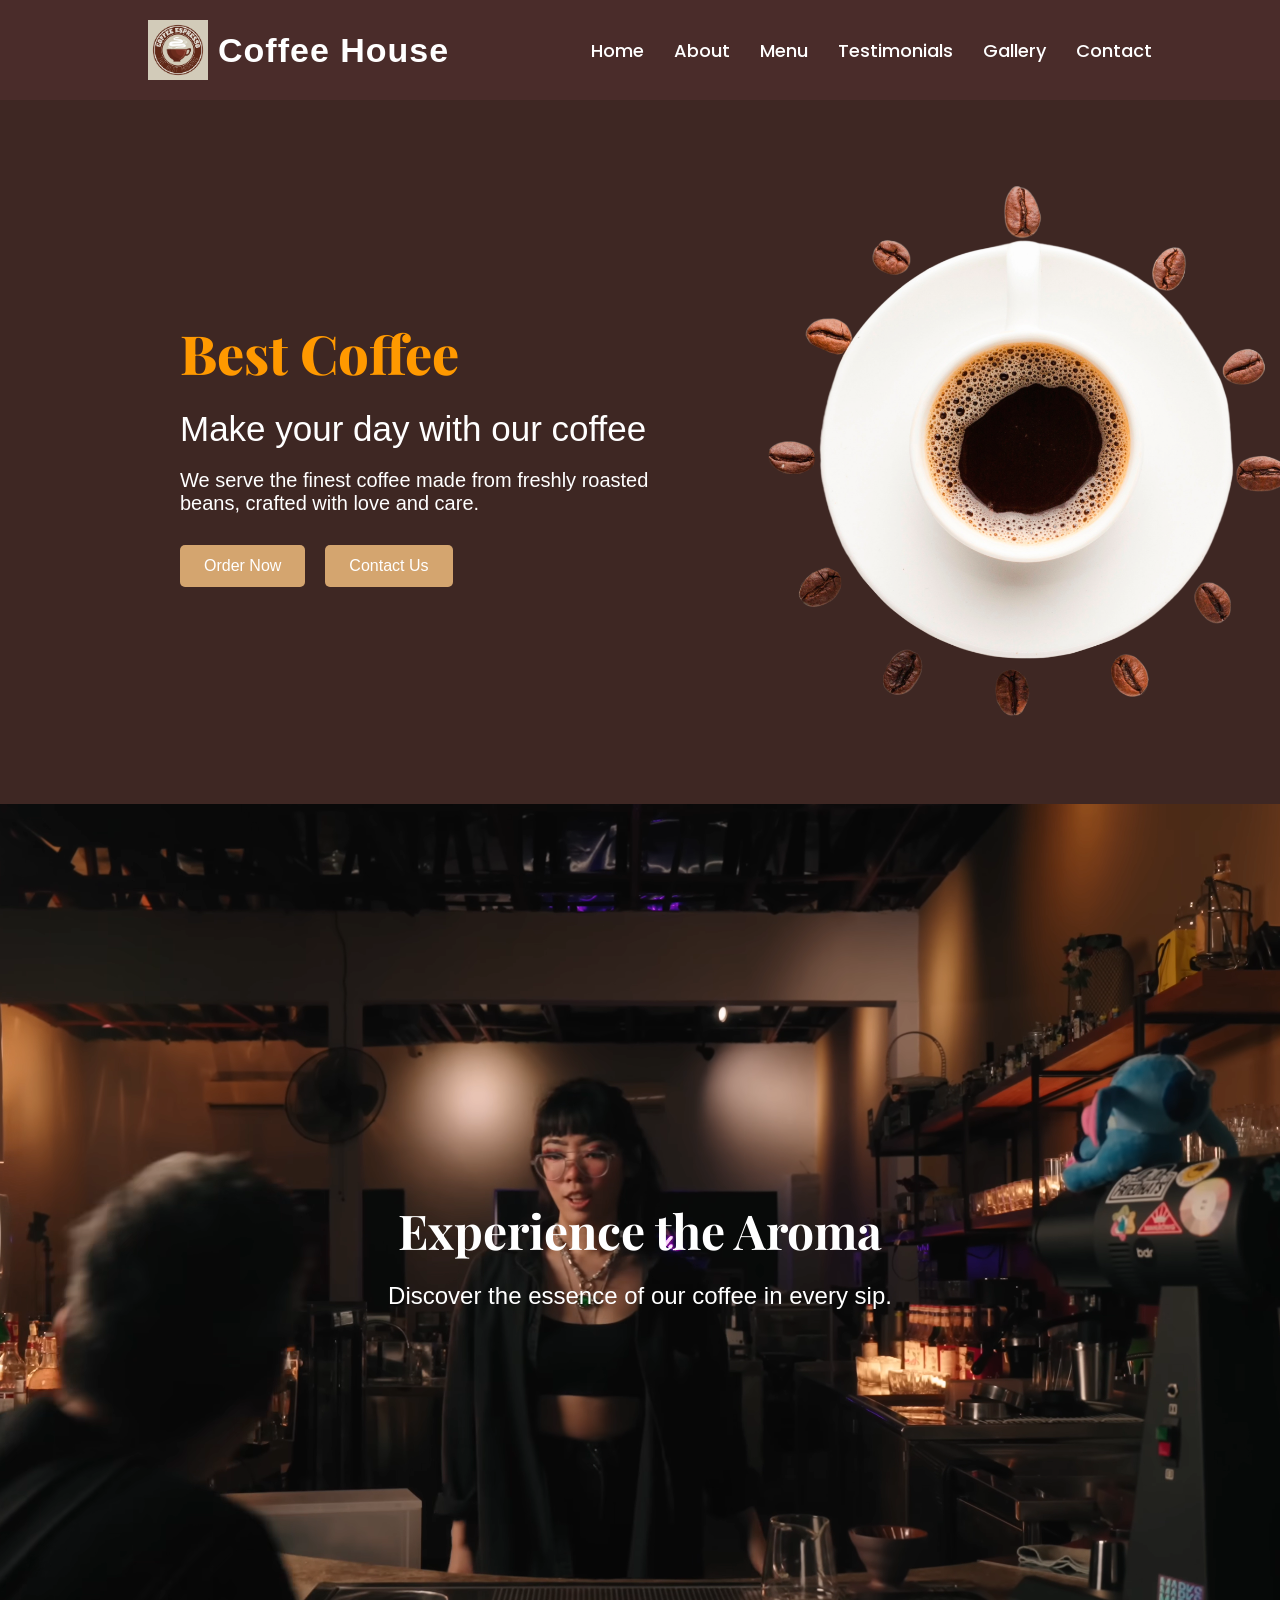
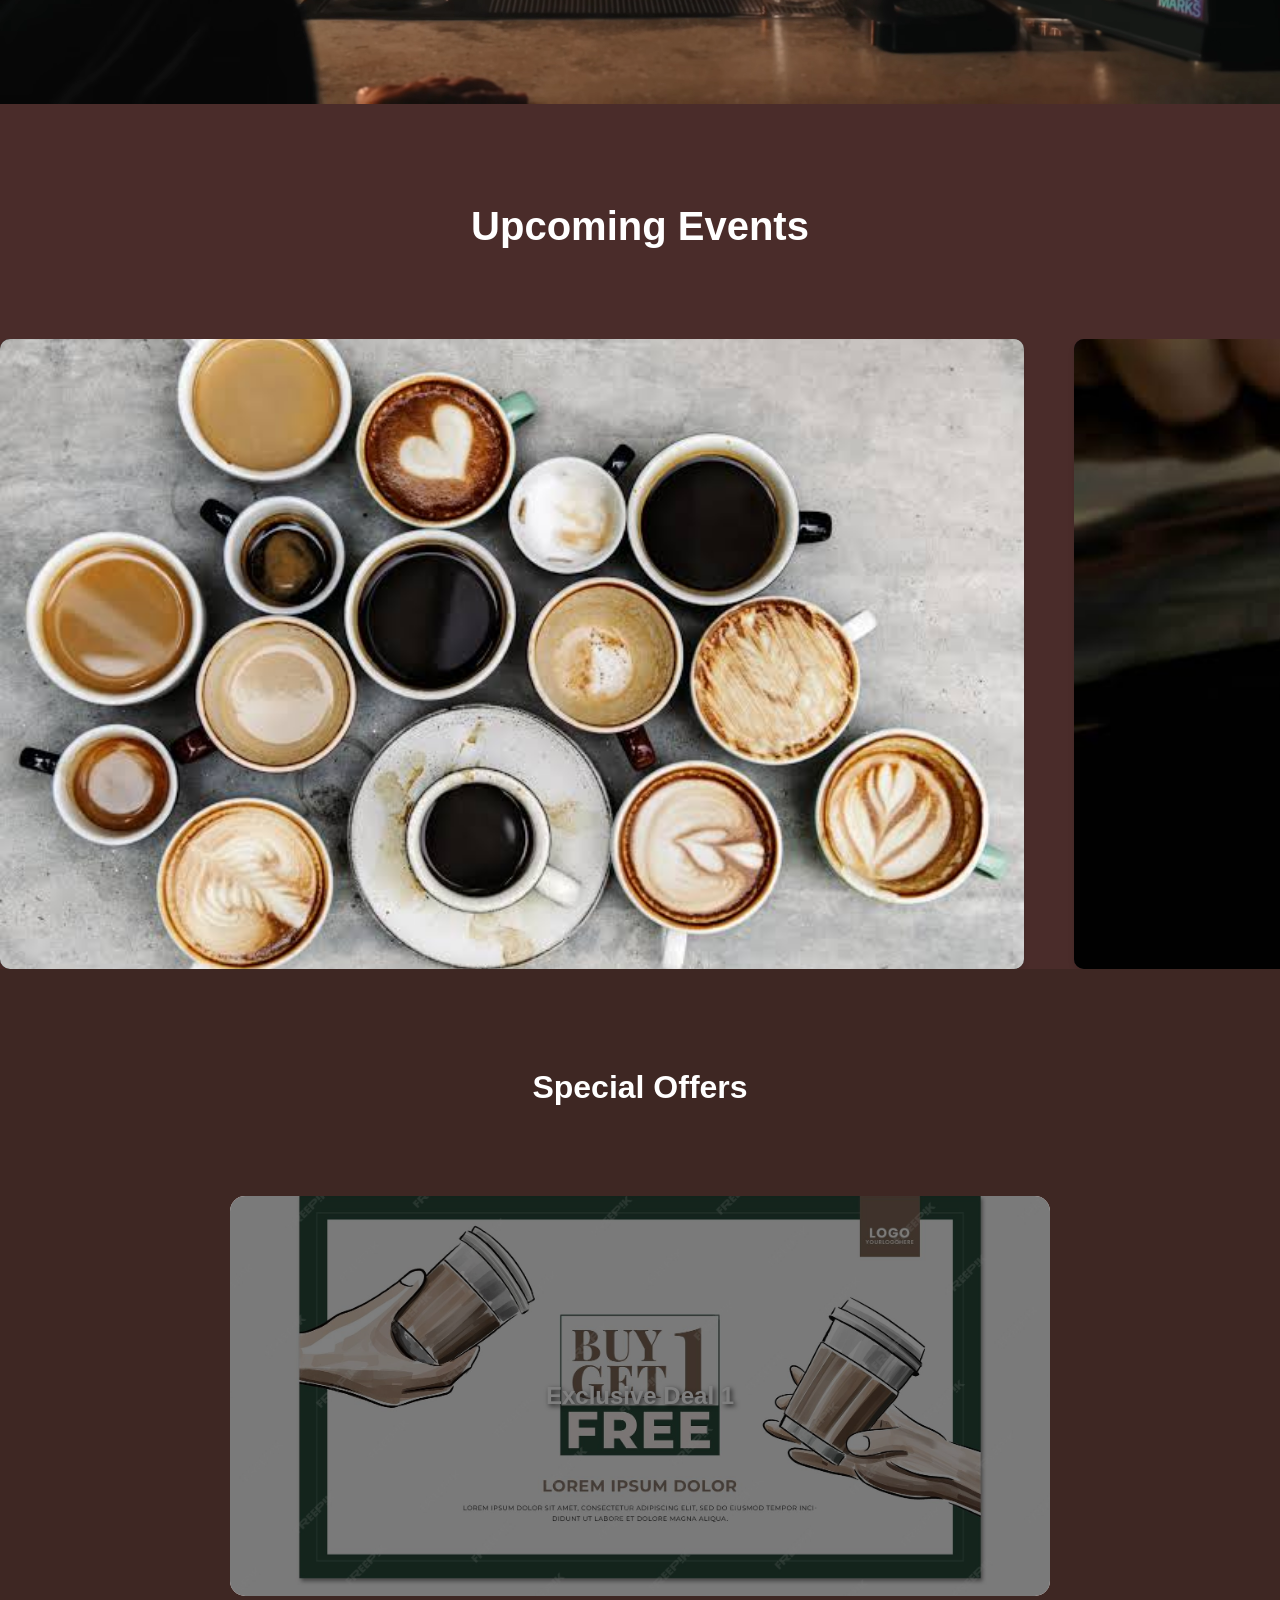
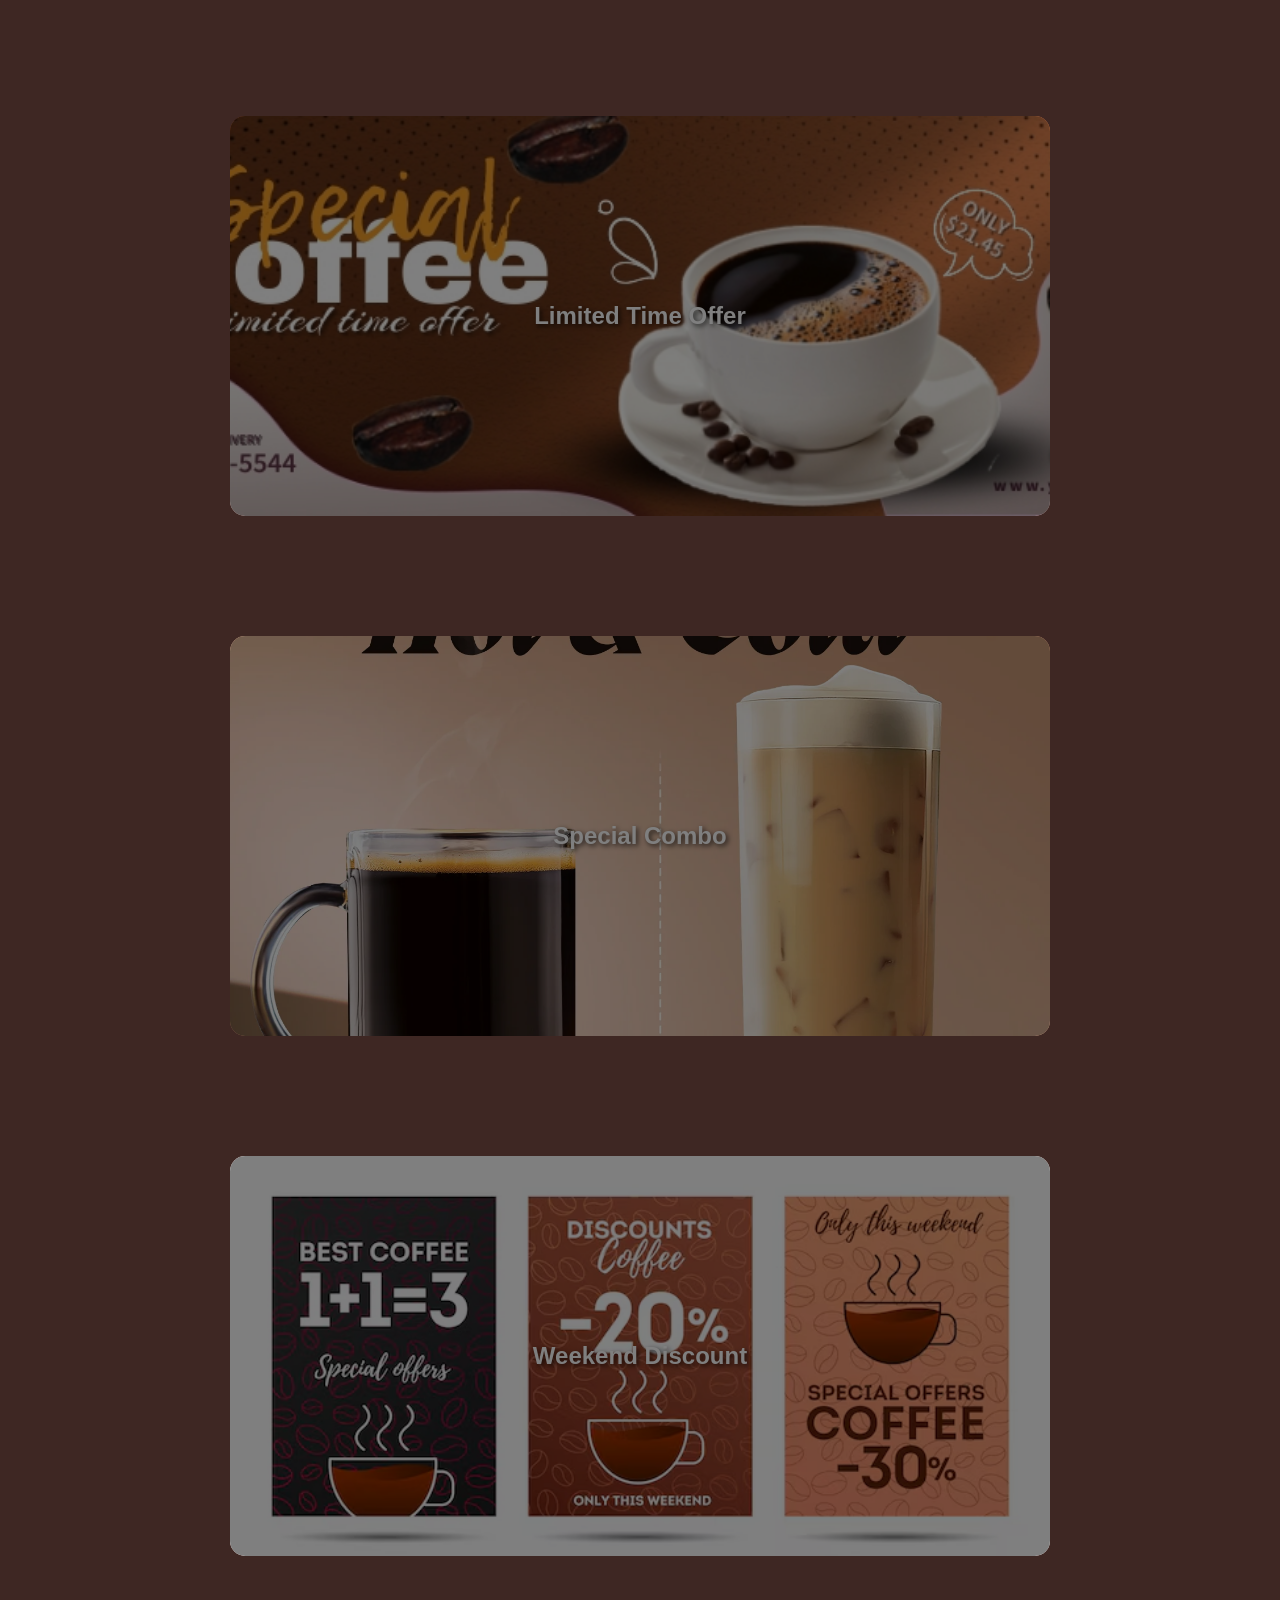
<file: index.html>
<!DOCTYPE html>
<html lang="en">

<head>
    <meta charset="UTF-8">
    <meta name="viewport" content="width=device-width, initial-scale=1.0">
    <title>Coffee House</title>
    <link href="https://fonts.googleapis.com/css2?family=Playfair+Display:wght@700&family=Poppins:wght@400;500&display=swap" rel="stylesheet">
    <link rel="stylesheet" href="styles.css">
</head>

<body>
    <!-- Navigation Bar -->
    <header>
        <div class="logo">
            <img src="49164.jpg" alt="Coffee House Logo">
            <span>Coffee House</span>
        </div>
        <nav>
            <ul>
                <li><a href="#home">Home</a></li>
                <li><a href="#about">About</a></li>
                <li><a href="menu.html">Menu</a></li>
                <li><a href="food.html">Testimonials</a></li>
                <li><a href="gallery.html">Gallery</a></li>
                <li><a href="contact.html">Contact</a></li>
            </ul>
        </nav>
    </header>

    <!-- Main Section -->
    <main>
        <div class="left-section">
            <div class="best-coffee">
                <h1>Best Coffee</h1>
            </div>
            <div class="tagline">
                <p>Make your day with our coffee</p>
            </div>
            <div class="info">
                <p>We serve the finest coffee made from freshly roasted beans, crafted with love and care.</p>
            </div>
            <div class="actions">
                <a href="menu.html" class="btn">Order Now</a>
                <a href="contact.html" class="btn">Contact Us</a>
            </div>
        </div>

        <div class="right-section">
            <img src="10985325.png" alt="Coffee Cup">
        </div>
    </main>

    <!-- Video Section -->
    <section class="video-section">
        <div class="video-overlay">
            <h2>Experience the Aroma</h2>
            <p>Discover the essence of our coffee in every sip.</p>
        </div>
         <video autoplay muted loop id="coffee-video">
            <source src="videoplayback.mp4" type="video/mp4">
            <source src="coffee-with-jazz-327479.mp3" type="audio/mp3">
            Your browser does not support the video tag.
        </video>
    </section>
      <!-- Image Cards -->
        <script src="gallery.js "></script>
</body>

</html>

    <!-- Events Section -->
    <section class="events">
        <h2>Upcoming Events</h2>
        <div class="events-container">
            <div class="event-card">
                <img src="coffee testing.jpg" alt="Event 1">
                <div class="overlay">
                    <h3>Coffee Tasting</h3>
                    <p>Experience the finest coffee blends.</p>
                </div>
            </div>
            <div class="event-card">
                <img src="latte art work.jpg" alt="Event 2">
                <div class="overlay">
                    <h3>Latte Art Workshop</h3>
                    <p>Learn to create beautiful latte art!</p>
                </div>
            </div>
            <div class="event-card">
                <img src="coffe music.jpg" alt="Event 3">
                <div class="overlay">
                    <h3>Live Music Night</h3>
                    <p>Enjoy live performances with coffee.</p>
                </div>
            </div>
            <!-- Add more event cards as needed
            <section class="achievement-section">
                <!-- Line and Coffee Bean Animation -->
            <div class="animation-container">
                <div class="line"></div>
                <div class="coffee-bean"></div>
            </div> -->

            <!-- Achievement Cards -->
            <!-- <div class="achievement-cards">
                    <div class="card" data-index="1">
                        <div class="overlay">
                            <h3>Event 1</h3>
                        </div>
                    </div>
                    <div class="card" data-index="2">
                        <div class="overlay">
                            <h3>Event 2</h3>
                        </div>
                    </div>
                    <div class="card" data-index="3">
                        <div class="overlay">
                            <h3>Event 3</h3>
                        </div>
                    </div> -->
                    <section id="home"></section>
  <section id="about"></section>
  <section id="menu"></section>
  <section id="testimonials"></section>
  <section id="gallery"></section>
  <section id="contact"></section>


        </div>
    </section>
    </div>

    <section class="offers" id="offers">
        <h2 class="section-title">Special Offers</h2>
        <div class="offer-container">
            <div class="offer-card left" style="background-image: url('buyonegetone.jpg');">
                <div class="overlay"></div>
                <div class="offer-content">Exclusive Deal 1</div>
            </div>
            <div class="offer-card right" style="background-image: url('timeoffer.jpg');">
                <div class="overlay"></div>
                <div class="offer-content">Limited Time Offer</div>
            </div>
            <div class="offer-card left" style="background-image: url('hot\ and\ cold.webp');">
                <div class="overlay"></div>
                <div class="offer-content">Special Combo</div>
            </div>
            <div class="offer-card right" style="background-image: url('weekenddiscount.avif');">
                <div class="overlay"></div>
                <div class="offer-content">Weekend Discount</div>
            </div>
        </div>
        <div class="offer-line"></div>
</script>
    <script src="home.js"></script>
</body>

</html>
</file>
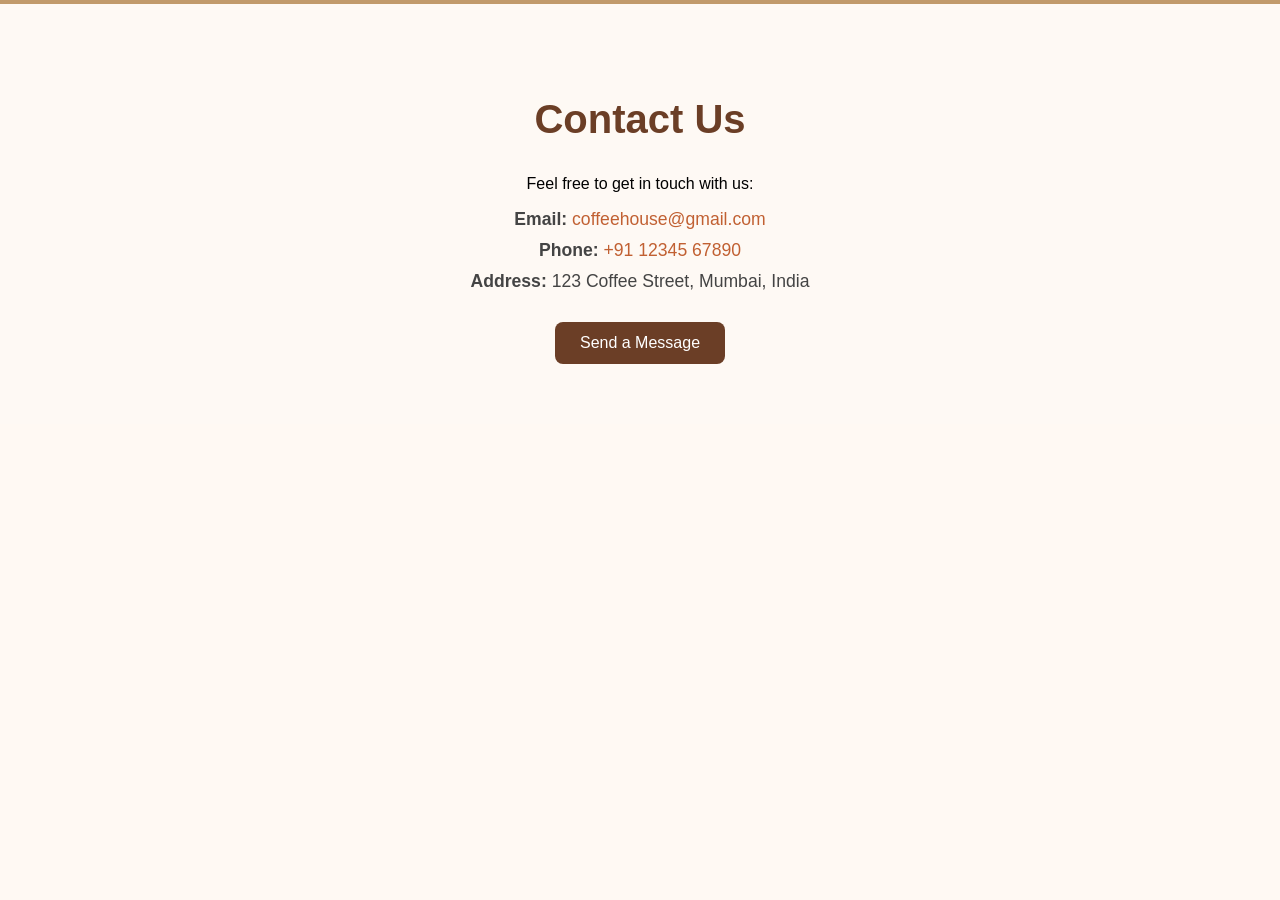
<file: contact.html>
<!DOCTYPE html>
<html lang="en">
<head>
  <meta charset="UTF-8">
  <title>Contact Us</title>
  <style>
    /* ---- CSS Styling ---- */
    body {
      font-family: Arial, sans-serif;
      margin: 0;
      background: #fff9f3;
    }

    .contact-section {
      background-color: #fef9f4;
      padding: 60px 30px;
      text-align: center;
      border-top: 4px solid #c19a6b;
    }

    .contact-section h2 {
      font-size: 2.5em;
      color: #6b3e26;
    }

    .contact-info p {
      font-size: 1.1em;
      color: #444;
      margin: 10px 0;
    }

    .contact-info a {
      color: #c16032;
      text-decoration: none;
    }

    .contact-info a:hover {
      text-decoration: underline;
    }

    .contact-section button {
      margin-top: 20px;
      padding: 12px 25px;
      background-color: #6b3e26;
      color: white;
      border: none;
      border-radius: 8px;
      font-size: 1em;
      cursor: pointer;
      transition: background 0.3s ease;
    }

    .contact-section button:hover {
      background-color: #8a5b3c;
    }

    #message {
      display: none;
      margin-top: 20px;
      font-size: 1.1em;
      color: green;
    }
  </style>
</head>
<body>

  <!-- ---- CONTACT SECTION ---- -->
  <section id="contact" class="contact-section">
    <h2>Contact Us</h2>
    <p>Feel free to get in touch with us:</p>
    
    <div class="contact-info">
      <p><strong>Email:</strong> <a href="mailto:coffeehouse@gmail.com">coffeehouse@gmail.com</a></p>
      <p><strong>Phone:</strong> <a href="tel:‪+911234567890‬">‪+91 12345 67890‬</a></p>
      <p><strong>Address:</strong> 123 Coffee Street, Mumbai, India</p>
    </div>

    <button onclick="showThanks()">Send a Message</button>
    <p id="message">Thank you for contacting us! ☕</p>
  </section>

  <!-- ---- JavaScript ---- -->
  <script>
    function showThanks() {
      document.getElementById("message").style.display = "block";
    }
  </script>

</body>
</html>
</file>
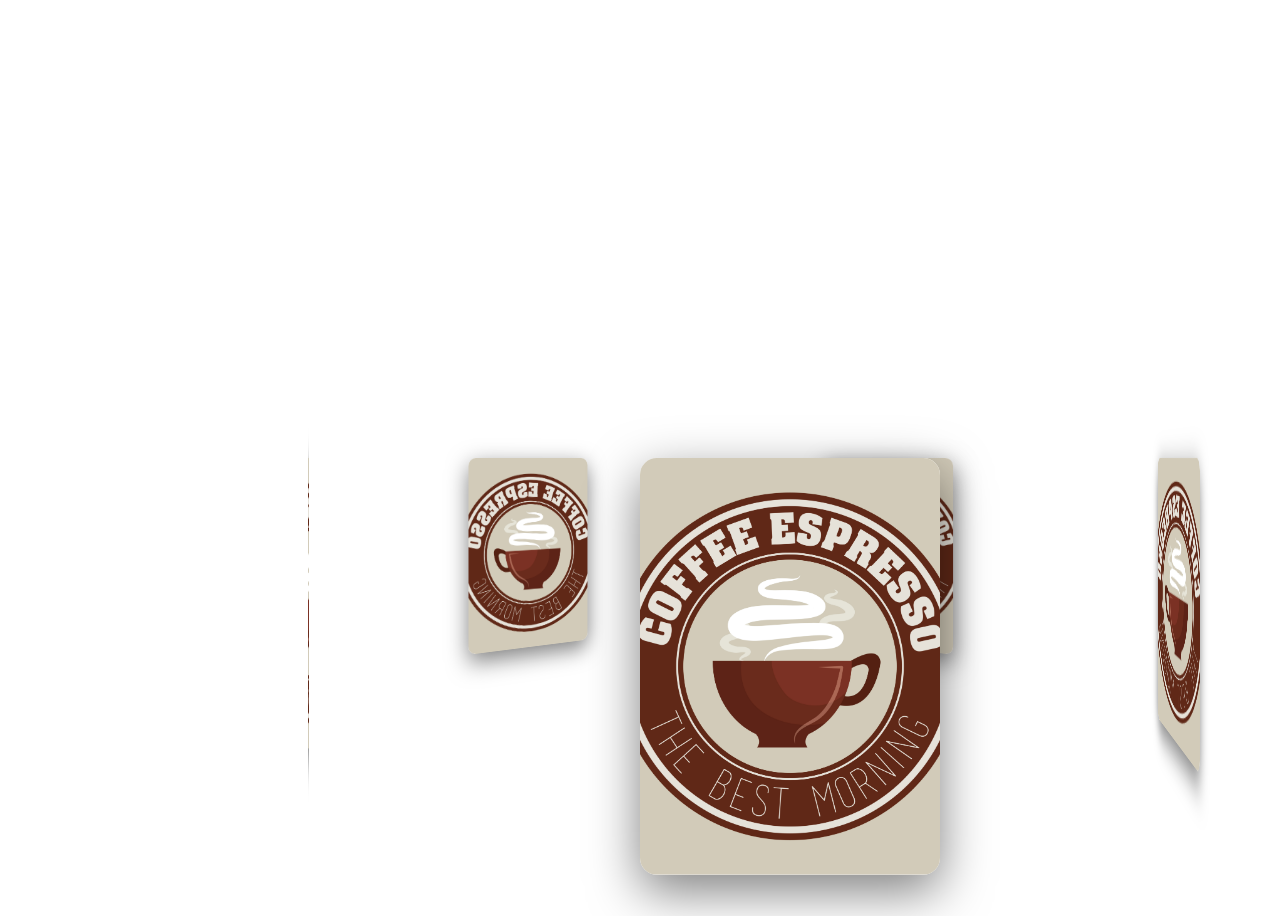
<file: demo.html>
<!DOCTYPE html>
<html lang="en">

<head>
    <meta charset="UTF-8">
    <meta name="viewport" content="width=device-width, initial-scale=1.0">
    <title>Document</title>
    <style>
        .carousel-container {
            perspective: 1000px;
            height: 100vh;
            display: flex;
            justify-content: center;
            align-items: center;
        }
        
        .carousel {
            position: relative;
            width: 300px;
            height: 300px;
            transform-style: preserve-3d;
            animation: rotate 20s infinite linear;
        }
        
        .card {
            position: absolute;
            width: 180px;
            height: 250px;
            left: 50%;
            top: 50%;
            transform-style: preserve-3d;
            transform-origin: center center;
            transition: transform 0.5s;
            background: #fff;
            border-radius: 10px;
            overflow: hidden;
            box-shadow: 0 10px 30px rgba(0, 0, 0, 0.5);
        }
        
        .card img {
            width: 100%;
            height: 100%;
            object-fit: cover;
        }
        /* 3D Rotation Animation */
        
        @keyframes rotate {
            from {
                transform: rotateY(0deg);
            }
            to {
                transform: rotateY(360deg);
            }
        }
    </style>
</head>

<body>
    <section class="carousel-container">
        <div class="carousel">
            <div class="card"><img src="49164.jpg" alt=""></div>
            <div class="card"><img src="49164.jpg" alt=""></div>
            <div class="card"><img src="49164.jpg" alt=""></div>
            <div class="card"><img src="49164.jpg" alt=""></div>
            <div class="card"><img src="49164.jpg" alt=""></div>
            <!-- Add more cards -->
        </div>
    </section>
    <script>
        document.addEventListener("DOMContentLoaded", () => {
            const cards = document.querySelectorAll(".carousel .card");
            const total = cards.length;
            const angle = 360 / total;

            cards.forEach((card, i) => {
                const rotateY = angle * i;
                card.style.transform = `rotateY(${rotateY}deg) translateZ(400px)`;
            });
        });
    </script>

</body>

</html>
</file>
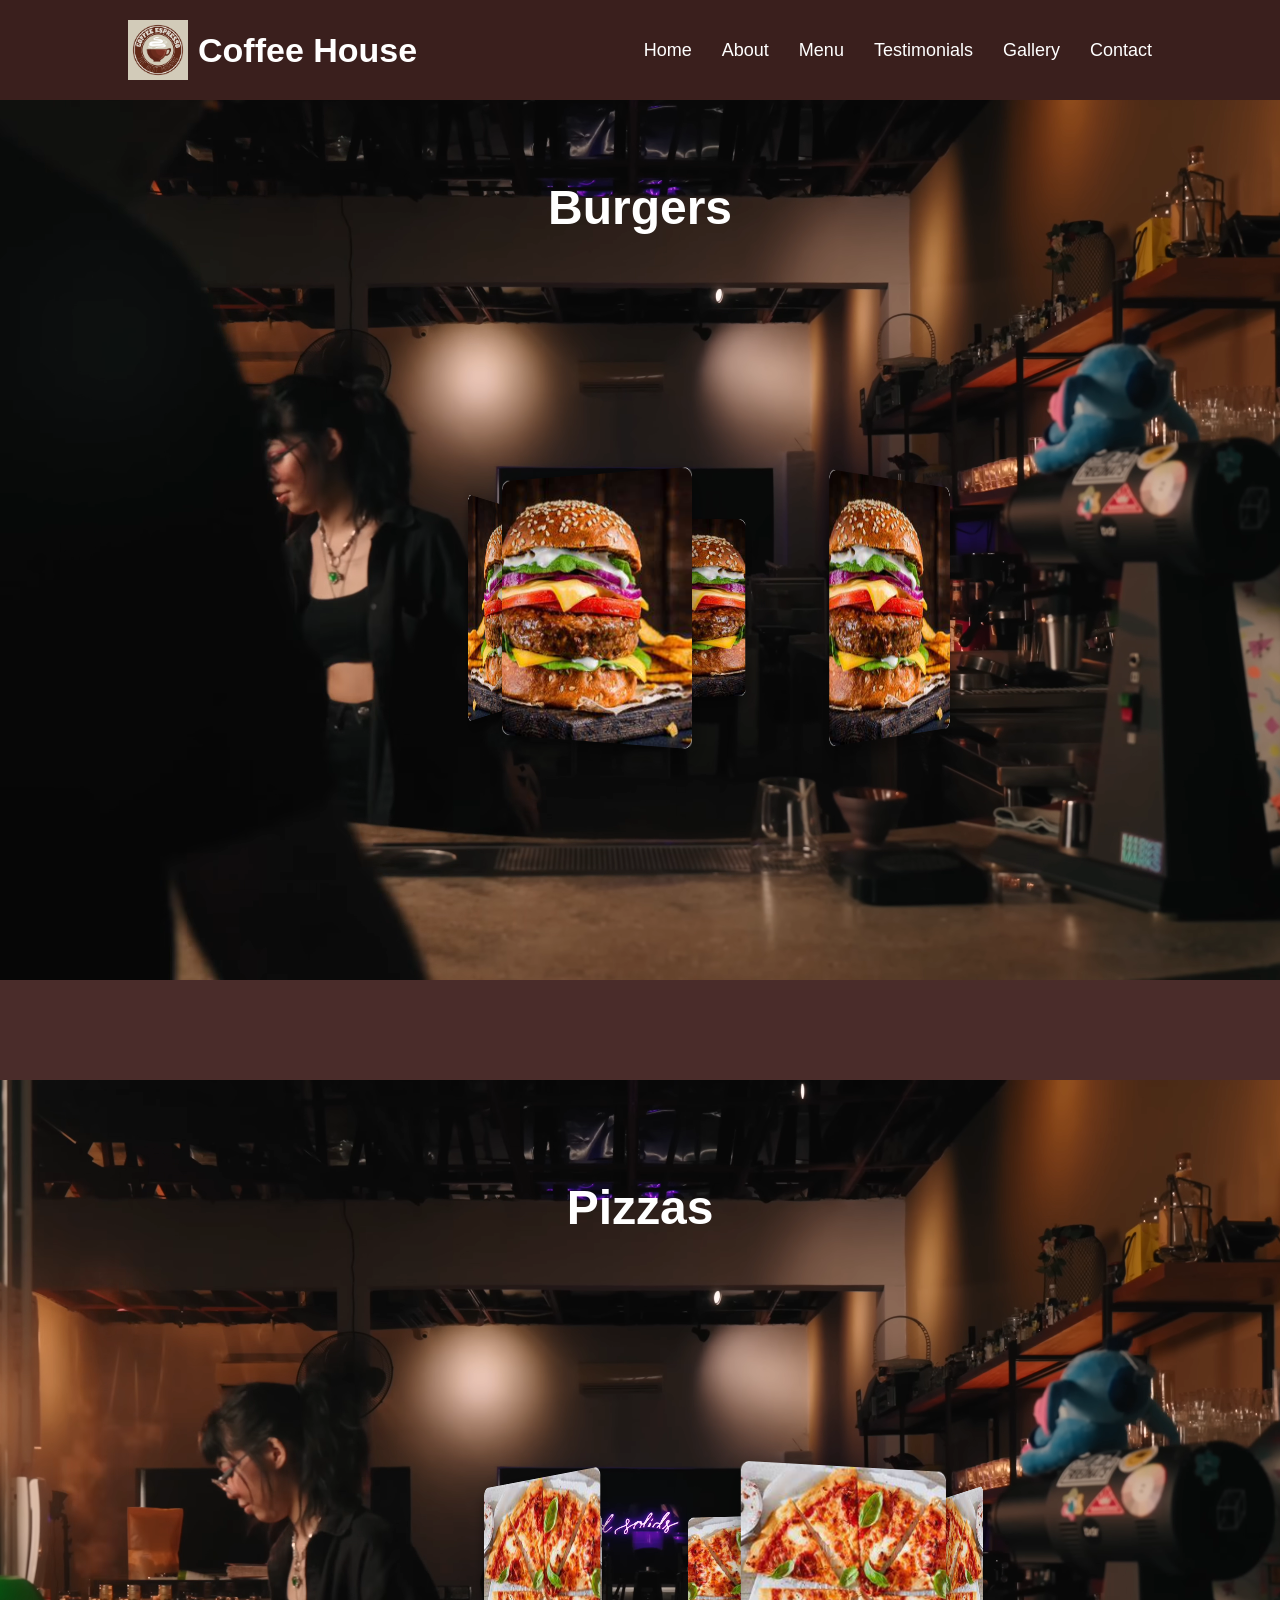
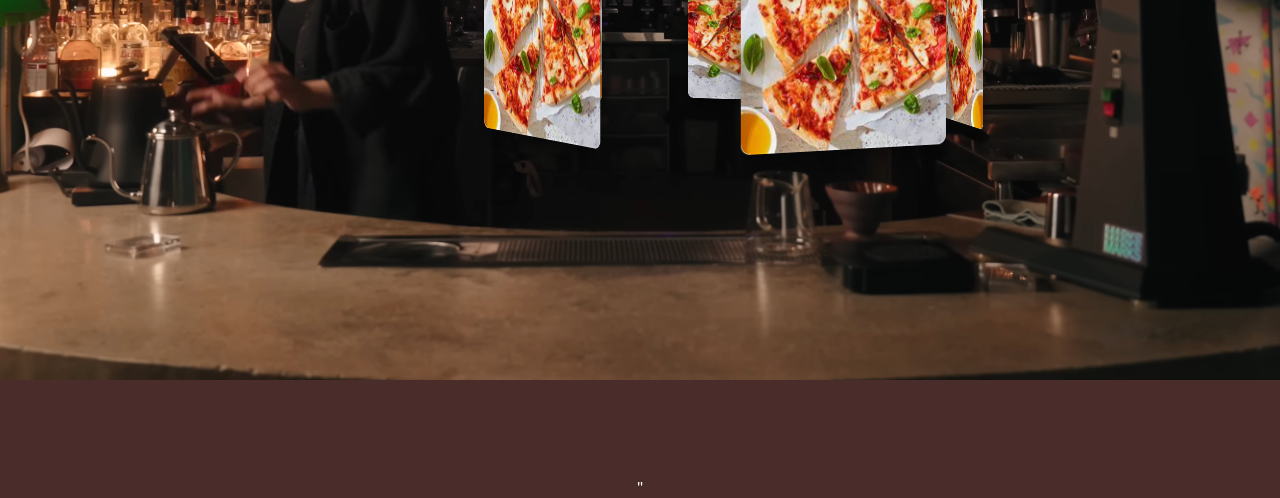
<file: food.html>
<!DOCTYPE html>
<html lang="en">

<head>
    <meta charset="UTF-8">
    <meta name="viewport" content="width=device-width, initial-scale=1.0">
    <title>Pizza & Burger Menu</title>
    <link rel="stylesheet" href="food.css">
</head>

<body>

    <header>
        <div class="logo">
            <img src="49164.jpg" alt="Coffee House Logo">
            <span>Coffee House</span>
        </div>
        <nav>
            <ul>
                <li><a href="#home">Home</a></li>
                <li><a href="#about">About</a></li>
                <li><a href="menu.html">Menu</a></li>
                <li><a href="#food">Testimonials</a></li>
                <li><a href="gallery.html">Gallery</a></li>
                <li><a href="#contact">Contact</a></li>
            </ul>
        </nav>
    </header>

    <div class="container">
        <!-- 🍔 Burger Section -->
        <div class="section burger-section">
            <video class="bg-video" src="videoplayback.mp4" autoplay muted loop playsinline></video>
            <h1 class="title">Burgers</h1>
            <section class="carousel-container">
                <div class="carousel">
                    <div class="card"><img src="burger.jpeg" alt=""></div>
                    <div class="card"><img src="burger.jpeg" alt=""></div>
                    <div class="card"><img src="burger.jpeg" alt=""></div>
                    <div class="card"><img src="burger.jpeg" alt=""></div>
                    <div class="card"><img src="burger.jpeg" alt=""></div>
                    <!-- Add more cards -->
                </div>
            </section>
        </div>

        <!-- 🍕 Pizza Section -->
        <div class="section pizza-section">
            <video class="bg-video" src="videoplayback.mp4" autoplay muted loop playsinline></video>
            <h1 class="title">Pizzas</h1>
            <section class="carousel-container">
                <div class="carousel">
                    <div class="card"><img src="pizza.jpeg" alt=""></div>
                    <div class="card"><img src="pizza.jpeg" alt=""></div>
                    <div class="card"><img src="pizza.jpeg" alt=""></div>
                    <div class="card"><img src="pizza.jpeg" alt=""></div>
                    <div class="card"><img src="pizza.jpeg" alt=""></div>
                    <!-- Add more cards -->
                </div>
            </section>

        </div>"
    </div>

    <script src="fodd.js"></script>

</body>

</html>
</file>
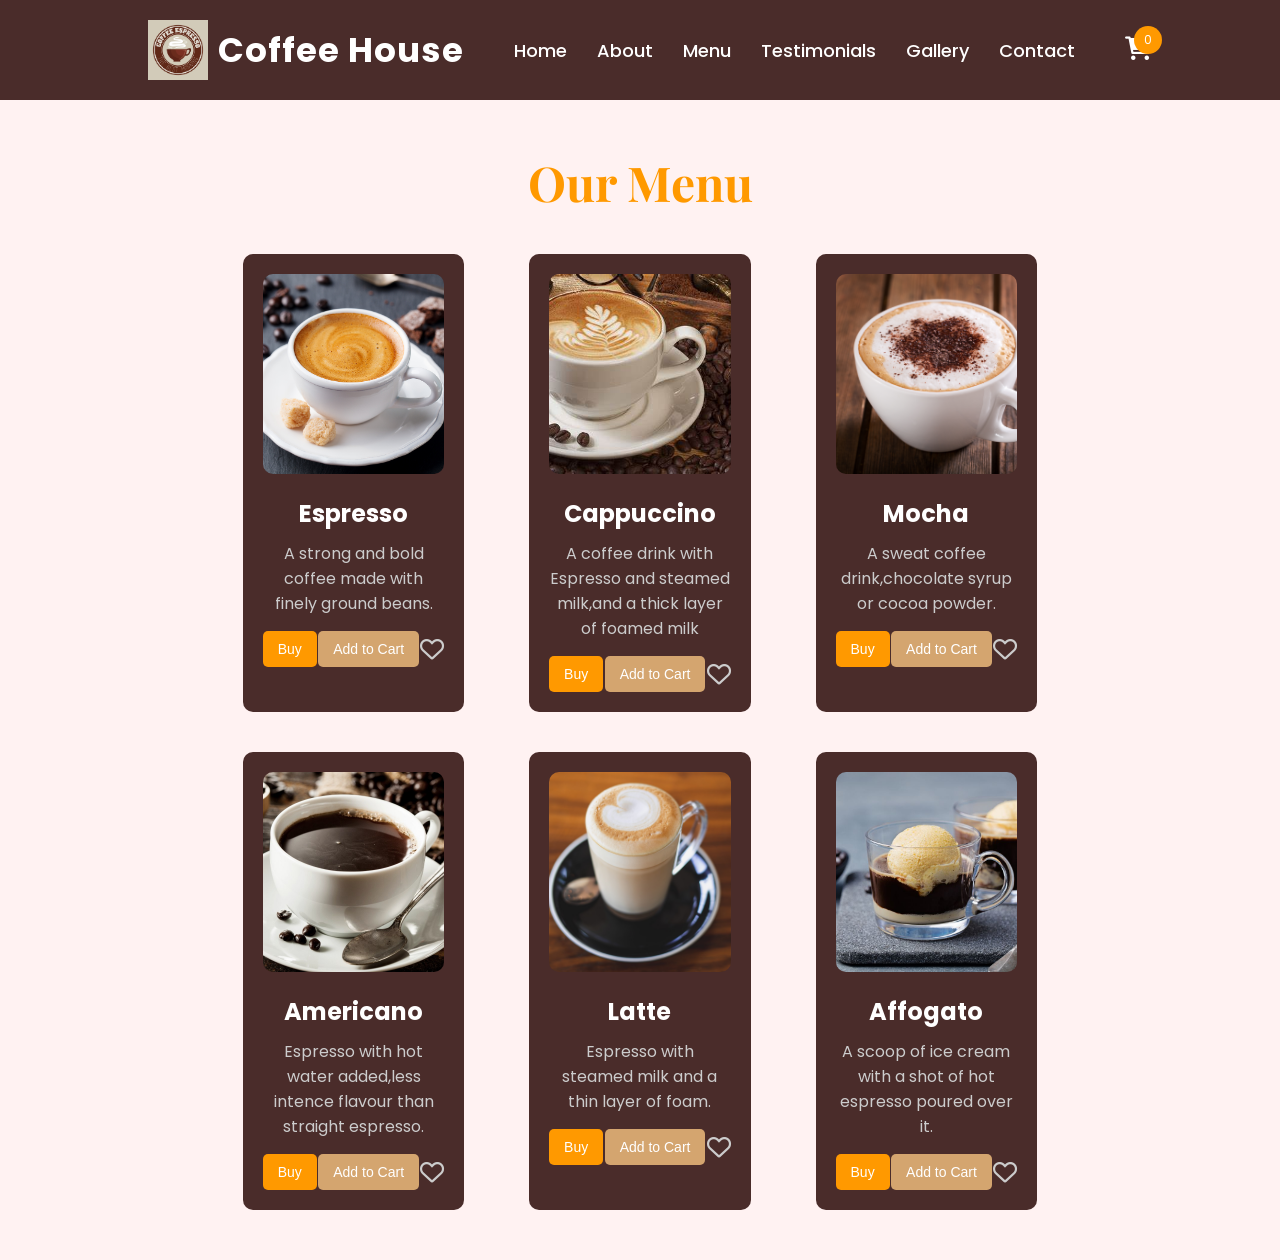
<file: menu.html>
<!DOCTYPE html>
<html lang="en">

<head>
    <meta charset="UTF-8">
    <meta name="viewport" content="width=device-width, initial-scale=1.0">
    <title>Coffee House - Menu</title>
    <link href="https://fonts.googleapis.com/css2?family=Playfair+Display:wght@700&family=Poppins:wght@400;500&display=swap" rel="stylesheet">
    <link rel="stylesheet" href="https://cdnjs.cloudflare.com/ajax/libs/font-awesome/6.0.0/css/all.min.css">
    <link rel="stylesheet" href="menu.css">
</head>

<body>
    <!-- Navigation Bar -->
    <header>
        <div class="logo">
            <img src="49164.jpg" alt="Coffee House Logo">
            <span>Coffee House</span>
        </div>
        <nav>
            <ul>
                <li><a href="project2.html">Home</a></li>
                <li><a href="#about">About</a></li>
                <li><a href="menu.html">Menu</a></li>
               <li><a href="#testimonials">Testimonials</a></li> 
                <li><a href="#gallery">Gallery</a></li>
                <li><a href="#contact">Contact</a></li>
            </ul>
        </nav>
        <div class="cart-icon">
            <i class="fas fa-shopping-cart"></i>
            <span class="cart-count">0</span>
        </div>
    </header>

    <!-- Menu Section -->
    <main class="menu-section">
        <h2>Our Menu</h2>
        <div class="container">
            <!-- Card 1 -->
            <div class="menu-card">
                <img src="espresso.jpg" alt="Coffee 1">
                <h3>Espresso</h3>
                <p>A strong and bold coffee made with finely ground beans.</p>
                <div class="card-actions">
                    <button class="buy-btn">Buy</button>
                    <button class="add-to-cart-btn">Add to Cart</button>
                    <i class="far fa-heart like-btn"></i>
                </div>
            </div>
            <!-- Repeat for other cards (Card 2 to Card 6) -->
            <div class="menu-card">
                <img src="OIP.jpeg" alt="Coffee 1">
                <h3>Cappuccino</h3>
                <p>A coffee drink with Espresso and steamed milk,and a thick layer of foamed milk</p>
                <div class="card-actions">
                    <button class="buy-btn">Buy</button>
                    <button class="add-to-cart-btn">Add to Cart</button>
                    <i class="far fa-heart like-btn"></i>
                </div>
            </div>
            <div class="menu-card">
                <img src="mocha.jpeg" alt="Coffee 1">
                <h3>Mocha</h3>
                <p>A sweat coffee drink,chocolate syrup or cocoa powder.</p>
                <div class="card-actions">
                    <button class="buy-btn">Buy</button>
                    <button class="add-to-cart-btn">Add to Cart</button>
                    <i class="far fa-heart like-btn"></i>
                </div>
            </div>
            <div class="menu-card">
                <img src="Americano-coffee-.jpg" alt="Coffee 1">
                <h3>Americano</h3>
                <p> Espresso with hot water added,less intence flavour than straight espresso.</p>
                <div class="card-actions">
                    <button class="buy-btn">Buy</button>
                    <button class="add-to-cart-btn">Add to Cart</button>
                    <i class="far fa-heart like-btn"></i>
                </div>
            </div>
            <div class="menu-card">
                <img src="latte.jpg" alt="Coffee 1">
                <h3>Latte</h3>
                <p>Espresso with steamed milk and a thin layer of foam.</p>
                <div class="card-actions">
                    <button class="buy-btn">Buy</button>
                    <button class="add-to-cart-btn">Add to Cart</button>
                    <i class="far fa-heart like-btn"></i>
                </div>
            </div>
            <div class="menu-card">
                <img src="affogato-coffee.jpg" alt="Coffee 1">
                <h3>Affogato</h3>
                <p>A scoop of ice cream with a shot of hot espresso poured over it.</p>
                <div class="card-actions">
                    <button class="buy-btn">Buy</button>
                    <button class="add-to-cart-btn">Add to Cart</button>
                    <i class="far fa-heart like-btn"></i>
                </div>
            </div>
        </div>
    </main>

    <!-- Cart Modal -->
    <div class="cart-modal">
        <div class="cart-content">
            <h3>Your Cart</h3>
            <ul class="cart-items">
                <!-- Cart items will be dynamically added here -->
            </ul>
            <button class="close-cart-btn">Close</button>
        </div>
    </div>

    <!-- Top-up Notification -->
    <div class="notification">Item added to cart!</div>

    <script src="menu.js"></script>
</body>

</html>
</file>
<file: styles.css>
* {
    margin: 0;
    padding: 0;
    box-sizing: border-box;
}

body {
    font-family: 'Poppins', sans-serif;
    background-color: #4a2c2a;
    /* Coffee-themed background for the entire body */
    color: #fff;
    /* White text color for the main section */
    height: 100vh;
    width: 100vw;
}


/* Header */

header {
    display: flex;
    justify-content: space-between;
    align-items: center;
    padding: 20px 10%;
    background-color: #4a2c2a;
    /* Coffee-themed color */
    color: #fff;
}

.logo {
    display: flex;
    align-items: center;
    margin-left: 20px;
    /* Left margin for logo */
}

.logo img {
    width: 60px;
    height: 60px;
    margin-right: 10px;
}

.logo span {
    /* font-family: 'Playfair Display', serif; */
    font-size: 34px;
    font-weight: 700;
    letter-spacing: 1px;
}


/* Navigation Links */

nav ul {
    list-style: none;
    display: flex;
    gap: 30px;
}

nav ul li a {
    text-decoration: none;
    color: #fff;
    font-family: 'Poppins', sans-serif;
    font-size: 18px;
    font-weight: 500;
    transition: color 0.3s;
}

nav ul li a:hover {
    color: #d4a56f;
    /* Coffee-themed hover color */
}


/* Main Section */

main {
    display: flex;
    justify-content: space-between;
    align-items: center;
    padding-left: 80px;
    /* Increased padding for distance from navigation bar */
}

.left-section {
    width: 50%;
    padding-left: 100px;
}

.right-section {
    width: 50%;
    text-align: end;
    /* Center the image */
}

.right-section img {
    height: 700px;
    width: 700px;
    opacity: 0;
    /* Start with opacity 0 */
    animation: fadeIn;
    animation-duration: 2.5s;
    animation-timing-function: ease-in-out;
    animation-fill-mode: forwards;
    /* Animation */
}

@keyframes rotate {
    from {
        transform: rotate(0deg);
    }
    to {
        transform: rotate(360deg);
    }
}


/* Apply Rotation Animation to the Image */

.right-section img {
    height: 700px;
    width: 700px;
    opacity: 0;
    /* Start with opacity 0 */
    animation: fadeIn 2.5s ease-in-out forwards, /* Fade-in animation */
    rotate 10s linear infinite;
    /* Continuous rotation animation */
}


/* Keyframes for Fade-In Animation */

@keyframes fadeIn {
    from {
        opacity: 0;
        /* Start with opacity 0 */
    }
    to {
        opacity: 1;
        /* End with opacity 1 */
    }
}


/* Left Section Styles */

.best-coffee h1 {
    font-family: 'Playfair Display', serif;
    font-size: 54px;
    font-weight: 800;
    color: #ff9900;
    /* Darker coffee-themed color for "Best Coffee" */
    margin-bottom: 20px;
    opacity: 0;
    /* Start with opacity 0 */
    animation: slideInLeft 1s ease-out 0.5s forwards;
    /* Animation */
}

.tagline p {
    font-size: 35px;
    font-weight: 500;
    font-family: Arial, Helvetica, sans-serif;
    color: #fff;
    /* White text color */
    margin-bottom: 20px;
    opacity: 0;
    /* Start with opacity 0 */
    animation: slideInLeft 1s ease-out 1s forwards;
    /* Animation */
}

.info p {
    font-size: 20px;
    font-weight: 400;
    color: #fff;
    /* White text color */
    margin-bottom: 30px;
    opacity: 0;
    /* Start with opacity 0 */
    animation: slideInLeft 1s ease-out 1.5s forwards;
    /* Animation */
}

.actions {
    display: flex;
    gap: 20px;
    opacity: 0;
    /* Start with opacity 0 */
    animation: slideInLeft 1s ease-out 2s forwards;
    /* Animation */
}

.actions .btn {
    text-decoration: none;
    padding: 12px 24px;
    background-color: #d4a56f;
    /* Coffee-themed button color */
    color: #fff;
    font-size: 16px;
    font-weight: 500;
    border-radius: 5px;
    transition: background-color 0.3s;
}

.actions .btn:hover {
    background-color: #b88c5f;
    /* Darker shade on hover */
}


/* Keyframes for Slide-In Animation */

@keyframes slideInLeft {
    from {
        opacity: 0;
        transform: translateX(-50px);
        /* Start 50px to the left */
    }
    to {
        opacity: 1;
        transform: translateX(0);
        /* End at original position */
    }
}


/* Video Section */

.video-section {
    position: relative;
    height: 100vh;
    width: 100vw;
    overflow: hidden;
    opacity: 0;
    transform: translateY(50px);
    transition: opacity 1.5s ease-out, transform 1.5s ease-out;
}

.video-section.visible {
    opacity: 1;
    transform: translateY(0);
}

.video-section video {
    position: absolute;
    top: 0;
    left: 0;
    width: 100%;
    height: 100%;
    object-fit: cover;
    z-index: -1;
}

.video-overlay {
    position: absolute;
    top: 50%;
    left: 50%;
    transform: translate(-50%, -50%);
    text-align: center;
    color: #fff;
    z-index: 1;
}

.video-overlay h2 {
    font-family: 'Playfair Display', serif;
    font-size: 48px;
    font-weight: 700;
    margin-bottom: 20px;
    opacity: 0;
    transform: translateY(20px);
    transition: opacity 1s ease-out, transform 1s ease-out;
}

.video-overlay p {
    font-size: 24px;
    font-weight: 400;
    opacity: 0;
    transform: translateY(20px);
    transition: opacity 1s ease-out 0.5s, transform 1s ease-out 0.5s;
}

.video-section.visible .video-overlay h2,
.video-section.visible .video-overlay p {
    opacity: 1;
    transform: translateY(0);
}


/* Events Section */

.events {
    padding-top: 100px;
    background-color: #4a2c2a;
    text-align: center;
    position: relative;
}

.events h2 {
    font-size: 2.5em;
    margin-bottom: 30px;
    color: #fff;
    animation: fadeIn 2s ease-out;
}


/* Card Container */

.events-container {
    display: flex;
    overflow-x: auto;
    /* Enable horizontal scrolling */
    scroll-snap-type: x mandatory;
    /* Snap scrolling */
    -webkit-overflow-scrolling: touch;
    /* Smooth scrolling on mobile */
    gap: 90px;
}

.event-card {
    position: relative;
    width: 80vw;
    /* Full width of the viewport */
    height: 70vh;
    /* Increased height */
    flex-shrink: 0;
    /* Prevent shrinking */
    overflow: hidden;
    border-radius: 10px;
    box-shadow: 0 4px 6px rgba(0, 0, 0, 0.1);
    scroll-snap-align: start;
    background-color: #222;
    transform: translateX(0);
    /* Default position */
    transition: transform 0.6s ease-out;
    /* Smooth transformation */
}


/* Parallax Effect: on scroll */

.events-container:hover .event-card {
    transform: translateX(20px);
    /* Slightly move the cards */
}


/* Card Image */

.event-card img {
    width: 100%;
    height: 100%;
    object-fit: cover;
}


/* Overlay */

.event-card .overlay {
    position: absolute;
    top: 0;
    left: 0;
    width: 100%;
    height: 100%;
    background: rgba(0, 0, 0, 0.6);
    display: flex;
    flex-direction: column;
    justify-content: center;
    opacity: 0;
    transition: opacity 0.4s ease-out;
}

.event-card:hover .overlay {
    opacity: 1;
    /* Show overlay on hover */
}


/* Text Styling in Overlay */

.event-card .overlay .text {
    text-align: start;
    color: #fff;
    animation: slideInUp 1s ease-out forwards;
}

.event-card h3 {
    font-size: 32px;
    margin-bottom: 40px;
}

.event-card p {
    font-size: 18px;
}


/* Text Slide-Up Animation */

@keyframes slideInUp {
    from {
        transform: translateY(30px);
        opacity: 0;
    }
    to {
        transform: translateY(0);
        opacity: 1;
    }
}


/* Keyframes for Fade-In Header */

@keyframes fadeIn {
    from {
        opacity: 0;
    }
    to {
        opacity: 1;
    }
}


/* Smooth Scrollbar */

.events-container::-webkit-scrollbar {
    height: 8px;
}

.events-container::-webkit-scrollbar-thumb {
    background: #888;
    border-radius: 10px;
}

.events-container::-webkit-scrollbar-thumb:hover {
    background: #555;
}

.events-container::-webkit-scrollbar-thumb:hover {
    background: #555;
}


/* General Styles */

body {
    font-family: Arial, sans-serif;
    background-color: #3e2723;
    color: white;
    margin: 0;
    padding: 0;
}


/* Events Section Animation */

.events {
    padding-top: 100px;
    background-color: #4a2c2a;
    text-align: center;
    position: relative;
    opacity: 0;
    transform: translateY(50px);
    transition: opacity 1.5s ease-out, transform 1.5s ease-out;
}

.events.visible {
    opacity: 1;
    transform: translateY(0);
}

.events h2 {
    font-size: 2.5em;
    margin-bottom: 90px;
    color: #fff;
    animation: fadeIn 2s ease-out;
}


/* Card Container */

.events-container {
    display: flex;
    overflow-x: auto;
    scroll-snap-type: x mandatory;
    -webkit-overflow-scrolling: touch;
    gap: 50px;
    opacity: 0;
    transform: translateY(50px);
    transition: opacity 1.5s ease-out, transform 1.5s ease-out;
}

.events.visible .events-container {
    opacity: 1;
    transform: translateY(0);
}

.events.visible .events-container {
    opacity: 1;
    transform: translateY(0);
    transition-delay: 0.3s;
    /* Delay the animation for a smoother effect */
}


/* General Styles */


/* Event Section */

.event-section {
    padding: 100px 20px;
    text-align: center;
    background: #fff;
}

.offers {
    padding: 50px 10%;
    background: #3e2723;
    text-align: center;
    position: relative;
}

.section-title {
    padding-top: 50px;
    font-size: 2rem;
    color: #fff;
    margin-bottom: 70px;
}

.offer-container {
    display: flex;
    flex-direction: column;
    align-items: center;
    position: relative;
    row-gap: 80px;
}

.offer-card {
    width: 80%;
    height: 400px;
    background-size: cover;
    background-position: center;
    border-radius: 15px;
    position: relative;
    opacity: 0;
    transform: translateY(50px);
    transition: all 0.8s ease;
    margin: 20px 0;
    display: flex;
    align-items: center;
    justify-content: center;
    color: white;
    font-size: 1.5rem;
    font-weight: bold;
    text-shadow: 2px 2px 5px rgba(0, 0, 0, 0.7);
    overflow: hidden;
    cursor: pointer;
}


/* Hover Effects */

.offer-card:hover {
    transform: translateY(50px) scale(1.03);
    box-shadow: 0 10px 20px rgba(0, 0, 0, 0.3);
}

.offer-card:hover .overlay {
    background: rgba(0, 0, 0, 0.7);
}

.overlay {
    position: absolute;
    top: 0;
    left: 0;
    width: 100%;
    height: 100%;
    background: rgba(0, 0, 0, 0.5);
    border-radius: 15px;
    transition: background 0.3s ease;
}

contact-section {
  background-color: #fef9f4;
  padding: 60px 30px;
  text-align: center;
  border-top: 4px solid #c19a6b;
  font-family: 'Segoe UI', sans-serif;
}

.contact-section h2 {
  font-size: 2.5em;
  color: #6b3e26;
}

.contact-info p {
  font-size: 1.1em;
  color: #444;
  margin: 10px 0;
}

.contact-info a {
  color: #c16032;
  text-decoration: none;
}

.contact-info a:hover {
  text-decoration: underline;
}

.contact-section button {
  margin-top: 20px;
  padding: 12px 25px;
  background-color: #6b3e26;
  color: white;
  border: none;
  border-radius: 8px;
  font-size: 1em;
  cursor: pointer;
  transition: background 0.3s ease;
}

.contact-section button:hover {
  background-color: #8a5b3c;
}

.hidden {
  display: none;
  margin-top: 20px;
  font-size: 1.1em;
 color:green;
}
</file>
<file: food.css>
/* General Reset */

* {
    margin: 0;
    padding: 0;
    box-sizing: border-box;
}

body {
    font-family: 'Poppins', sans-serif;
    background-color: #4a2c2a;
    /* Coffee-themed background */
    color: #fff;
    min-height: 100vh;
    display: flex;
    flex-direction: column;
    align-items: center;
    text-align: center;
    opacity: 0;
    transform: scale(0.95);
    animation: fadeIn 1s ease-out forwards;
}


/* === HEADER & NAVIGATION BAR === */

header {
    width: 100%;
    position: fixed;
    /* Stays on top */
    top: 0;
    left: 0;
    display: flex;
    justify-content: space-between;
    align-items: center;
    padding: 20px 10%;
    background-color: #3a1f1d;
    z-index: 1000;
}

.logo {
    display: flex;
    align-items: center;
}

.logo img {
    width: 60px;
    height: 60px;
    margin-right: 10px;
}

.logo span {
    font-size: 34px;
    font-weight: 700;
}

nav ul {
    list-style: none;
    display: flex;
    gap: 30px;
}

nav ul li a {
    text-decoration: none;
    color: #fff;
    font-size: 18px;
    transition: color 0.3s;
}

nav ul li a:hover {
    color: #d4a56f;
}


/* === SPACE BELOW NAVBAR === */

.container {
    width: 100vw;
    height: auto;
    display: flex;
    flex-direction: column;
    margin-top: 80px;
    /* Ensures content doesn't overlap navbar */
}


/* === SECTIONS (Burger & Pizza) === */

.section {
    width: 100vw;
    height: 100vh;
    position: relative;
    overflow: hidden;
    display: flex;
    flex-direction: column;
    align-items: center;
    justify-content: center;
    margin-bottom: 50px;
    justify-content: flex-start;
    /* 👈 Align items to top */
    padding-top: 100px;
    /* 👈 Space from top */
    margin-bottom: 100px;
    /* 👈 Gap between burger & pizza */
}


/* === Background Video (Full Screen) === */

.bg-video {
    position: absolute;
    top: 0;
    left: 0;
    width: 100vw;
    height: 100vh;
    object-fit: cover;
    z-index: -1;
}


/* === Titles (Burger / Pizza) === */

.title {
    font-size: 3rem;
    font-weight: bold;
    opacity: 1;
    transform: translateY(50px);
    /* 👈 Start from below */
    transition: transform 1s ease-in-out, opacity 1s ease-in-out;
}


/* === Cards === */

.cards {
    display: flex;
    gap: 40px;
    /* 👈 More spacing between cards */
    position: relative;
    opacity: 0;
    transform: translateY(70px);
    /* 👈 Start off-screen */
    animation: cardsRise 1.4s ease-out forwards;
    animation-delay: 1.2s;
    /* 👈 Start after title */
    /* transition: opacity 1s ease-in-out, transform 1s ease-in-out; */
}

.cards {
    display: flex;
    gap: 25px;
    position: relative;
    opacity: 0;
    transform: translateY(50px);
    transition: opacity 1s ease-in-out, transform 1s ease-in-out;
    height: 500px;
    width: 250px;
}

.card img {
    width: 100%;
    height: 100%;
    object-fit: cover;
    border-radius: 12px;
}


/* === Animation Effects === */


/* Scale up Burger/Pizza title on load */

.section.active .title {
    transform: scale(1.5);
    opacity: 0;
}


/* Show Cards */

.section.active .cards {
    opacity: 1;
    transform: translateY(0);
}


/* Opening Animation */

@keyframes fadeIn {
    to {
        opacity: 1;
        transform: scale(1);
    }
}


/* === Titles (Burger / Pizza) === */

.title {
    font-size: 3rem;
    font-weight: bold;
    opacity: 0;
    transform: translateY(100px);
    transition: transform 1s ease-in-out, opacity 1s ease-in-out;
}

.section.active .title {
    transform: translateY(0);
    opacity: 1;
}


/* === Cards === */

.section.active .cards {
    opacity: 1;
    transform: translateY(0);
}


/* === Video Animation (for smoother intro) === */

.bg-video {
    position: absolute;
    top: 0;
    left: 0;
    width: 100vw;
    height: 100vh;
    object-fit: cover;
    z-index: -1;
    opacity: 0;
    transform: translateY(100px);
    transition: opacity 1s ease-in-out, transform 1s ease-in-out;
}

.section.active .bg-video {
    opacity: 1;
    transform: translateY(0);
}


/* ==== ANIMATION STYLES ==== */

.section .title,
.section .cards {
    opacity: 0;
    transform: translateY(100px);
    /* start from below */
    transition: opacity 1s ease, transform 1s ease;
}


/* When section becomes active */

.section.active .title {
    opacity: 1;
    transform: translateY(0);
    transition-delay: 0.2s;
}

.section.active .cards {
    opacity: 1;
    transform: translateY(0);
    transition-delay: 0.6s;
}

.carousel-container {
    perspective: 1000px;
    height: 100vh;
    display: flex;
    justify-content: center;
    align-items: center;
}

.carousel {
    position: relative;
    margin-bottom: 300px;
    width: 300px;
    height: 300px;
    transform-style: preserve-3d;
    animation: rotate 20s infinite linear;
}

.card {
    position: absolute;
    width: 250px;
    height: 300px;
    left: 50%;
    top: 50%;
    transform-style: preserve-3d;
    transform-origin: center center;
    transition: transform 0.5s;
    background: #fff;
    border-radius: 10px;
    overflow: hidden;
    box-shadow: 0 10px 30px rgba(0, 0, 0, 0.5);
}

.card img {
    width: 100%;
    height: 100%;
    object-fit: cover;
}


/* 3D Rotation Animation */

@keyframes rotate {
    from {
        transform: rotateY(0deg);
    }
    to {
        transform: rotateY(360deg);
    }
}
</file>
<file: menu.css>
/* General Reset */

* {
    margin: 0;
    padding: 0;
    box-sizing: border-box;
}

body {
    font-family: 'Poppins', sans-serif;
    background-color: #1a1a1a;
    color: #fff;
}


/* Header */

header {
    display: flex;
    justify-content: space-between;
    align-items: center;
    padding: 20px 10%;
    background-color: #4a2c2a;
    color: #fff;
}

.logo {
    display: flex;
    align-items: center;
    margin-left: 20px;
}

.logo img {
    width: 60px;
    height: 60px;
    margin-right: 10px;
}

.logo span {
    font-size: 34px;
    font-weight: 700;
    letter-spacing: 1px;
}


/* Navigation Links */

nav ul {
    list-style: none;
    display: flex;
    gap: 30px;
}

nav ul li a {
    text-decoration: none;
    color: #fff;
    font-family: 'Poppins', sans-serif;
    font-size: 18px;
    font-weight: 500;
    transition: color 0.3s;
}

nav ul li a:hover {
    color: #d4a56f;
}


/* Cart Icon */

.cart-icon {
    position: relative;
    cursor: pointer;
    transition: transform 0.3s;
}

.cart-icon:hover {
    transform: scale(1.1);
}

.cart-icon i {
    font-size: 24px;
}

.cart-count {
    position: absolute;
    top: -10px;
    right: -10px;
    background-color: #ff9900;
    color: #fff;
    border-radius: 50%;
    padding: 5px 10px;
    font-size: 12px;
}


/* Menu Section */

.menu-section {
    padding: 50px 10%;
    text-align: center;
    background-color: #fff2f2;
}

.menu-section h2 {
    font-family: 'Playfair Display', serif;
    font-size: 48px;
    margin-bottom: 40px;
    color: #ff9900;
}

.container {
    display: grid;
    grid-template-columns: repeat(3, 1fr);
    gap: 40px;
    padding: 0 10%;
}

.menu-card {
    background-color: #4a2c2a;
    /* Fallback color */
    border-radius: 10px;
    padding: 20px;
    text-align: center;
    transition: transform 0.3s, box-shadow 0.3s;
    overflow: hidden;
    position: relative;
    width: 90%;
    margin: 0 auto;
    opacity: 1;
    /* Make cards visible by default */
    transform: translateY(0);
    /* Reset transform */
}

.menu-card img {
    width: 100%;
    height: 200px;
    object-fit: cover;
    border-radius: 10px;
    margin-bottom: 15px;
    transition: transform 0.3s;
}

.menu-card h3 {
    font-size: 24px;
    margin-bottom: 10px;
    color: #fff;
}

.menu-card p {
    font-size: 16px;
    color: #ccc;
}


/* Card Actions */

.card-actions {
    display: flex;
    justify-content: space-between;
    align-items: center;
    margin-top: 15px;
}

.card-actions button {
    padding: 10px 15px;
    border: none;
    border-radius: 5px;
    cursor: pointer;
    font-size: 14px;
    transition: background-color 0.3s, transform 0.3s;
}

.card-actions button:hover {
    transform: scale(1.05);
}

.buy-btn {
    background-color: #ff9900;
    color: #fff;
}

.add-to-cart-btn {
    background-color: #d4a56f;
    color: #fff;
}

.like-btn {
    font-size: 24px;
    cursor: pointer;
    color: #ccc;
    transition: color 0.3s, transform 0.3s;
}

.like-btn:hover {
    transform: scale(1.1);
}

.like-btn.liked {
    color: #ff0000;
}


/* Cart Modal */

.cart-modal {
    display: none;
    position: fixed;
    top: 0;
    left: 0;
    width: 100%;
    height: 100%;
    background-color: rgba(0, 0, 0, 0.5);
    justify-content: center;
    align-items: center;
    animation: fadeIn 0.3s ease-out;
}

.cart-content {
    background-color: #4a2c2a;
    padding: 20px;
    border-radius: 10px;
    width: 300px;
    text-align: center;
    animation: slideIn 0.3s ease-out;
}

.cart-items {
    list-style: none;
    padding: 0;
}

.cart-items li {
    margin: 10px 0;
    font-size: 16px;
}

.close-cart-btn {
    padding: 10px 15px;
    background-color: #ff9900;
    color: #fff;
    border: none;
    border-radius: 5px;
    cursor: pointer;
    transition: background-color 0.3s, transform 0.3s;
}

.close-cart-btn:hover {
    transform: scale(1.05);
}


/* Notification */

.notification {
    position: fixed;
    top: 20px;
    right: 20px;
    background-color: #4a2c2a;
    color: #fff;
    padding: 10px 20px;
    border-radius: 5px;
    display: none;
    animation: slideIn 0.3s ease-out;
}


/* Slide-In Animation */


/* Fade-In Animation */


/* Row-wise Animation Delay */

@keyframes fadeIn {
    from {
        opacity: 0;
    }
    to {
        opacity: 1;
    }
}

@keyframes slideIn {
    from {
        opacity: 0;
        transform: translateY(-20px);
    }
    to {
        opacity: 1;
        transform: translateY(0);
    }
}

@keyframes fadeInUp {
    0% {
        opacity: 0;
        transform: translateY(20px);
    }
    100% {
        opacity: 1;
        transform: translateY(0);
    }
}

.menu-card {
    opacity: 0;
    /* Initially hidden */
    transform: translateY(20px);
    animation: fadeInUp 0.8s ease-out forwards, float 3s ease-in-out infinite 2s;
    /* Adding a delay to prevent interference */
}

.menu-card:nth-child(1) {
    animation-delay: 0.2s, 0.7s;
}

.menu-card:nth-child(2) {
    animation-delay: 0.3s, 0.8s;
}

.menu-card:nth-child(3) {
    animation-delay: 0.4s, 0.9s;
}

.menu-card:nth-child(4) {
    animation-delay: 0.5s, 1s;
}

.menu-card:nth-child(5) {
    animation-delay: 0.6s, 1.1s;
}

.menu-card:nth-child(6) {
    animation-delay: 0.7s, 1.2s;
}

.menu-card:hover {
    transform: scale(1.05);
    box-shadow: 0 10px 20px rgba(238, 231, 231, 0.755);
}

.menu-card:hover img {
    transform: scale(1.1);
}


/* Floating Animation */

@keyframes float {
    0%,
    100% {
        transform: translateY(0);
    }
    50% {
        transform: translateY(-10px);
    }
}
</file>
